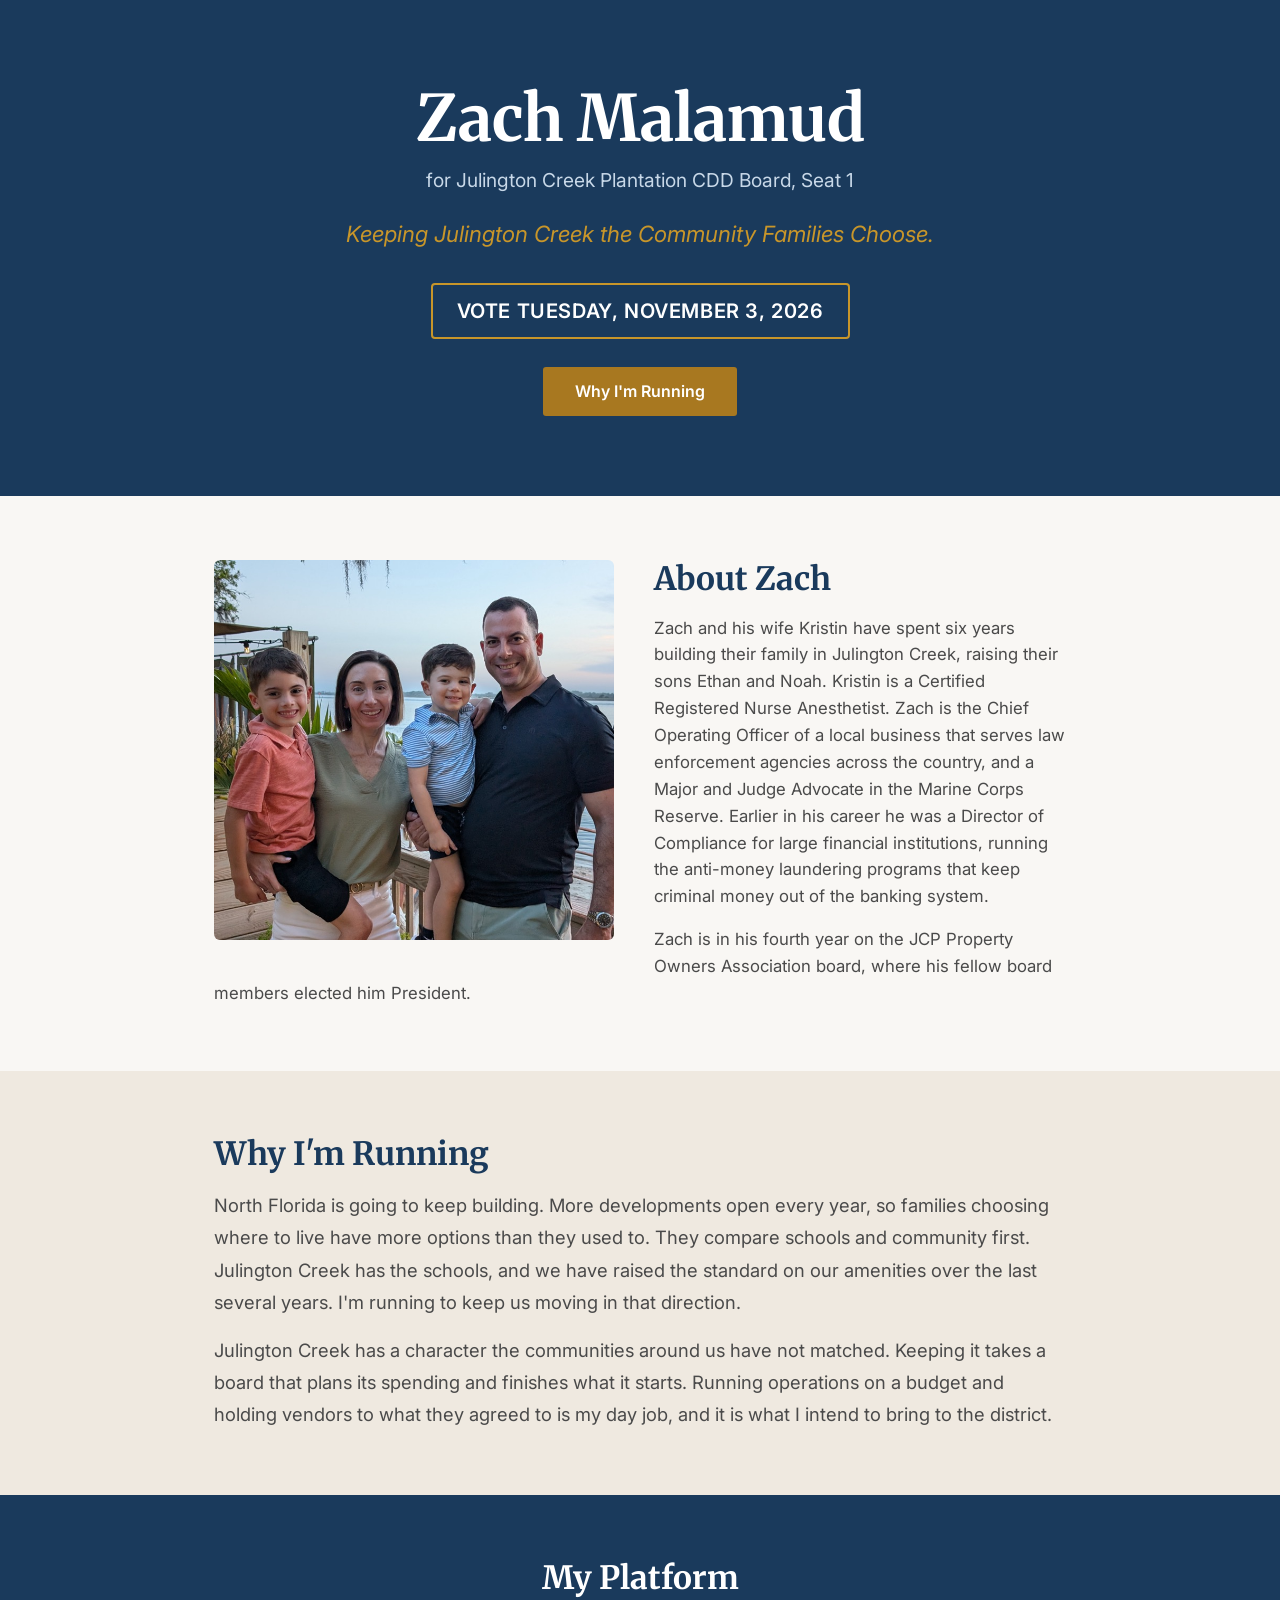
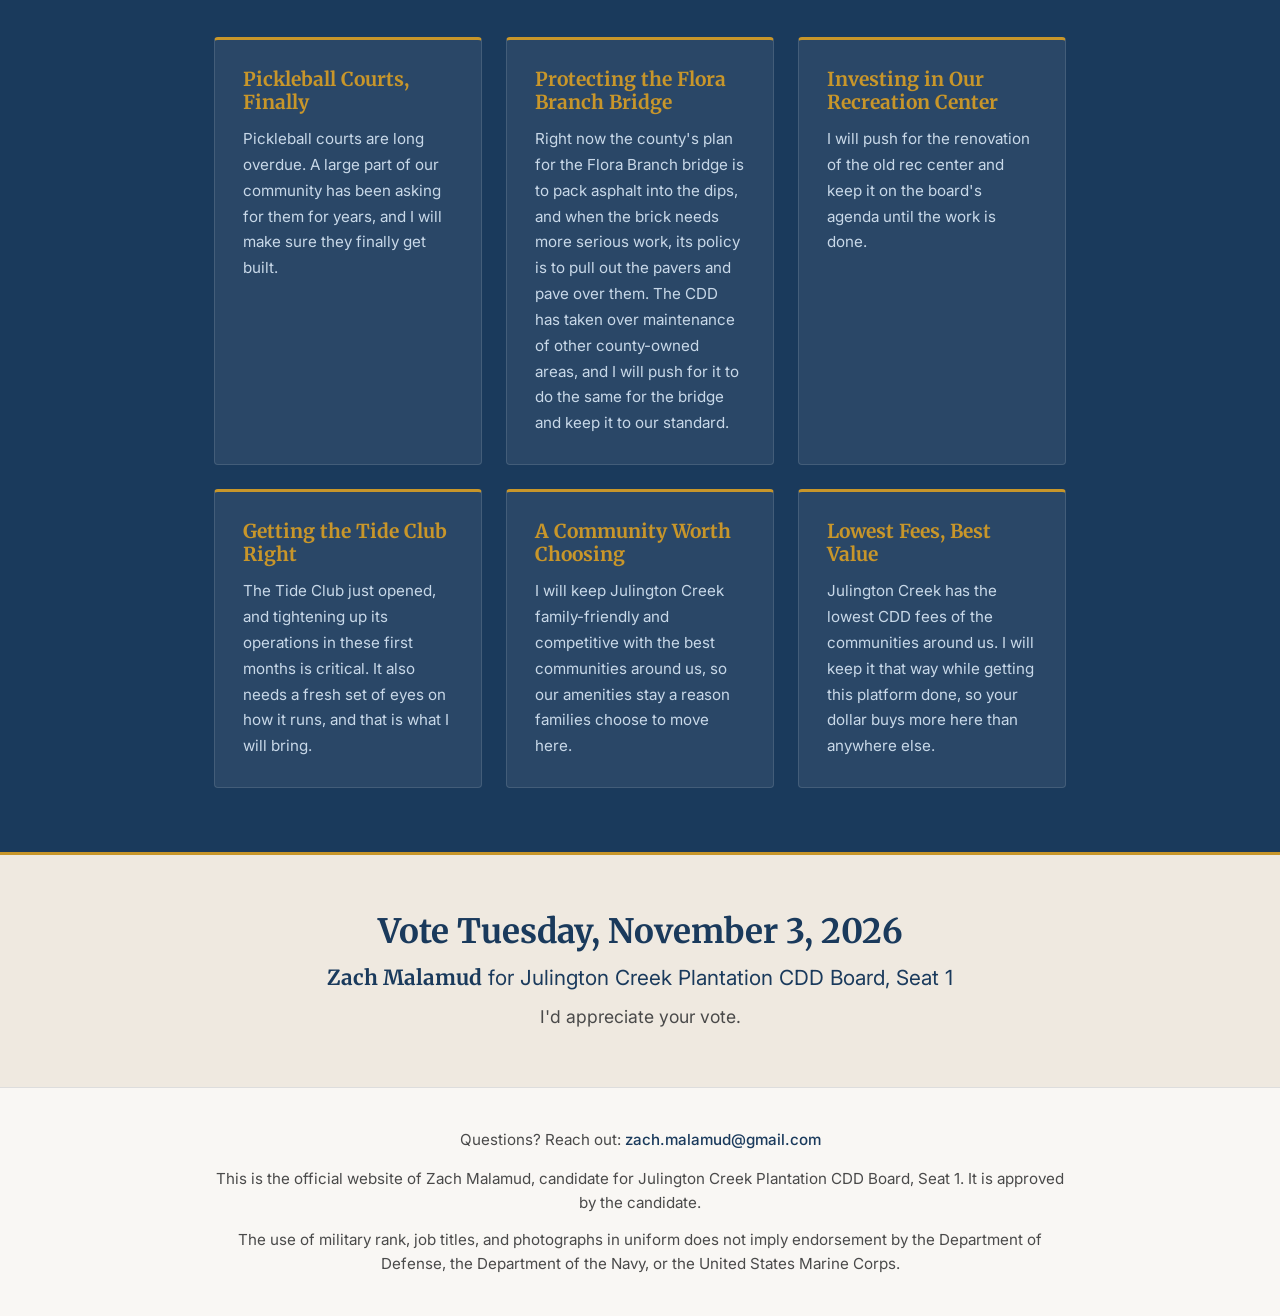
<file: index.html>
<!DOCTYPE html>
<html lang="en">
<head>
  <meta charset="UTF-8">
  <meta name="viewport" content="width=device-width, initial-scale=1.0">
  <title>Zach Malamud for JCP CDD Board, Seat 1</title>
  <meta name="description" content="Zach Malamud for Julington Creek Plantation CDD Board, Seat 1. Keeping our community the one families choose.">
  <link rel="canonical" href="https://zachforcdd.github.io/">
  <script type="application/ld+json">
  {
    "@context": "https://schema.org",
    "@type": "Person",
    "name": "Zach Malamud",
    "url": "https://zachforcdd.github.io/",
    "image": "https://zachforcdd.github.io/family.jpg",
    "description": "Candidate for Julington Creek Plantation Community Development District (CDD) Board, Seat 1, in St. Johns County, Florida. Election day is Tuesday, November 3, 2026.",
    "email": "mailto:zach.malamud@gmail.com",
    "homeLocation": {
      "@type": "Place",
      "name": "Julington Creek Plantation, St. Johns County, Florida"
    }
  }
  </script>

  <!-- Open Graph / social share -->
  <meta property="og:type" content="website">
  <meta property="og:title" content="Zach Malamud for JCP CDD Board, Seat 1">
  <meta property="og:description" content="Keeping Julington Creek the Community Families Choose.">
  <meta property="og:image" content="https://zachforcdd.github.io/og-image.png">
  <meta property="og:url" content="https://zachforcdd.github.io/">
  <meta name="twitter:card" content="summary_large_image">
  <meta name="twitter:title" content="Zach Malamud for JCP CDD Board, Seat 1">
  <meta name="twitter:description" content="Keeping Julington Creek the Community Families Choose.">
  <meta name="twitter:image" content="https://zachforcdd.github.io/og-image.png">

  <link rel="preconnect" href="https://fonts.googleapis.com">
  <link rel="preconnect" href="https://fonts.gstatic.com" crossorigin>
  <link href="https://fonts.googleapis.com/css2?family=Merriweather:ital,wght@0,400;0,700;1,400&family=Inter:wght@400;500;600&display=swap" rel="stylesheet">
  <link rel="icon" href="favicon.svg" type="image/svg+xml">
  <link rel="stylesheet" href="styles.css">
</head>
<body>

  <header class="hero">
    <div class="container">
      <h1 class="candidate-name">Zach Malamud</h1>
      <p class="office">for Julington Creek Plantation CDD Board, Seat 1</p>
      <p class="tagline">Keeping Julington Creek the Community Families Choose.</p>
      <p class="vote-cta">Vote Tuesday, November 3, 2026</p>
      <a href="#why" class="btn">Why I'm Running</a>
    </div>
  </header>

  <section class="about" id="about">
    <div class="container">
      <div class="about-inner">
        <div class="family-photo">
          <img src="family.jpg" alt="Zach Malamud with his wife Kristin and sons Ethan and Noah">
        </div>
        <div class="about-text">
          <h2>About Zach</h2>
          <p>Zach and his wife Kristin have spent six years building their family in Julington Creek, raising their sons Ethan and Noah. Kristin is a Certified Registered Nurse Anesthetist. Zach is the Chief Operating Officer of a local business that serves law enforcement agencies across the country, and a Major and Judge Advocate in the Marine Corps Reserve. Earlier in his career he was a Director of Compliance for large financial institutions, running the anti-money laundering programs that keep criminal money out of the banking system.</p>
          <p>Zach is in his fourth year on the JCP Property Owners Association board, where his fellow board members elected him President.</p>
        </div>
      </div>
    </div>
  </section>

  <section class="why" id="why">
    <div class="container">
      <h2>Why I'm Running</h2>
      <p>North Florida is going to keep building. More developments open every year, so families choosing where to live have more options than they used to. They compare schools and community first. Julington Creek has the schools, and we have raised the standard on our amenities over the last several years. I'm running to keep us moving in that direction.</p>
      <p>Julington Creek has a character the communities around us have not matched. Keeping it takes a board that plans its spending and finishes what it starts. Running operations on a budget and holding vendors to what they agreed to is my day job, and it is what I intend to bring to the district.</p>
    </div>
  </section>

  <section class="platform" id="platform">
    <div class="container">
      <h2>My Platform</h2>
      <div class="platform-cards">
        <div class="card">
          <h3>Pickleball Courts, Finally</h3>
          <p>Pickleball courts are long overdue. A large part of our community has been asking for them for years, and I will make sure they finally get built.</p>
        </div>
        <div class="card">
          <h3>Protecting the Flora Branch Bridge</h3>
          <p>Right now the county's plan for the Flora Branch bridge is to pack asphalt into the dips, and when the brick needs more serious work, its policy is to pull out the pavers and pave over them. The CDD has taken over maintenance of other county-owned areas, and I will push for it to do the same for the bridge and keep it to our standard.</p>
        </div>
        <div class="card">
          <h3>Investing in Our Recreation Center</h3>
          <p>I will push for the renovation of the old rec center and keep it on the board's agenda until the work is done.</p>
        </div>
        <div class="card">
          <h3>Getting the Tide Club Right</h3>
          <p>The Tide Club just opened, and tightening up its operations in these first months is critical. It also needs a fresh set of eyes on how it runs, and that is what I will bring.</p>
        </div>
        <div class="card">
          <h3>A Community Worth Choosing</h3>
          <p>I will keep Julington Creek family-friendly and competitive with the best communities around us, so our amenities stay a reason families choose to move here.</p>
        </div>
        <div class="card">
          <h3>Lowest Fees, Best Value</h3>
          <p>Julington Creek has the lowest CDD fees of the communities around us. I will keep it that way while getting this platform done, so your dollar buys more here than anywhere else.</p>
        </div>
      </div>
    </div>
  </section>

  <section class="closing" id="vote">
    <div class="container">
      <h2>Vote Tuesday, November 3, 2026</h2>
      <p class="ballot-line"><strong>Zach Malamud</strong> for Julington Creek Plantation CDD Board, Seat 1</p>
      <p>I'd appreciate your vote.</p>
    </div>
  </section>

  <footer class="footer" id="contact">
    <div class="container">
      <p>Questions? Reach out: <a href="mailto:zach.malamud@gmail.com">zach.malamud@gmail.com</a></p>
      <p class="official">This is the official website of Zach Malamud, candidate for Julington Creek Plantation CDD Board, Seat 1. It is approved by the candidate.</p>
      <p class="disclosure">The use of military rank, job titles, and photographs in uniform does not imply endorsement by the Department of Defense, the Department of the Navy, or the United States Marine Corps.</p>
    </div>
  </footer>

</body>
</html>
</file>
<file: styles.css>
/* ── Reset ────────────────────────────────────────────── */
*, *::before, *::after {
  box-sizing: border-box;
  margin: 0;
  padding: 0;
}

/* ── Custom properties ────────────────────────────────── */
:root {
  --navy:       #1a3a5c;
  --warm-white: #f9f7f4;
  --gold:       #c8962a;
  --gold-dark:  #a87820;
  --text-dark:  #1a1a1a;
  --text-mid:   #4a4a4a;
  --text-light: #c8d8e8;
  --sand:       #efe9e0;
}

/* ── Base ─────────────────────────────────────────────── */
html {
  scroll-behavior: smooth;
}

body {
  font-family: 'Inter', sans-serif;
  background-color: var(--warm-white);
  color: var(--text-dark);
  line-height: 1.6;
}

h1, h2, h3 {
  font-family: 'Merriweather', serif;
  line-height: 1.2;
}

/* ── Layout ───────────────────────────────────────────── */
.container {
  max-width: 900px;
  margin: 0 auto;
  padding: 0 1.5rem;
}

/* ── Hero ─────────────────────────────────────────────── */
.hero {
  background-color: var(--navy);
  color: #fff;
  padding: 5rem 0;
  text-align: center;
}

.candidate-name {
  font-size: clamp(2.5rem, 6vw, 4rem);
  font-weight: 700;
  margin-bottom: 0.5rem;
}

.office {
  font-family: 'Inter', sans-serif;
  font-size: clamp(1rem, 2.5vw, 1.2rem);
  color: var(--text-light);
  margin-bottom: 1.25rem;
}

.tagline {
  font-style: italic;
  font-size: clamp(1.1rem, 2.5vw, 1.4rem);
  color: var(--gold);
  margin-bottom: 2rem;
}

.vote-cta {
  display: block;
  width: fit-content;
  border: 2px solid var(--gold);
  color: #fff;
  font-family: 'Inter', sans-serif;
  font-weight: 600;
  font-size: clamp(1rem, 2.5vw, 1.25rem);
  letter-spacing: 0.03em;
  text-transform: uppercase;
  padding: 0.6rem 1.5rem;
  border-radius: 4px;
  margin: 0 auto 1.75rem;
}

.btn {
  display: inline-block;
  background-color: var(--gold-dark);
  color: #fff;
  text-decoration: none;
  font-family: 'Inter', sans-serif;
  font-weight: 600;
  font-size: 1rem;
  padding: 0.75rem 2rem;
  border-radius: 3px;
  transition: background-color 0.2s ease;
}

.btn:hover {
  background-color: #8c6418;
}

/* ── About ────────────────────────────────────────────── */
.about {
  padding: 4rem 0;
  background-color: var(--warm-white);
}

.about-inner {
  display: flow-root;
}

.family-photo {
  float: left;
  width: 400px;
  height: 380px;
  margin: 0 2.5rem 1.25rem 0;
  border-radius: 6px;
  overflow: hidden;
}

.family-photo img {
  width: 100%;
  height: 100%;
  object-fit: cover;
  object-position: 41% top;
  transform: scale(1.25);
  transform-origin: center 35%;
}

.about-text h2 {
  font-size: 2rem;
  color: var(--navy);
  margin-bottom: 1rem;
}

.about-text p {
  color: var(--text-mid);
  font-size: 1.05rem;
}

.about-text p + p {
  margin-top: 1rem;
}

/* ── Why I'm Running ──────────────────────────────────── */
.why {
  padding: 4rem 0;
  background-color: var(--sand);
}

.why h2 {
  font-size: 2rem;
  color: var(--navy);
  margin-bottom: 1rem;
}

.why p {
  color: var(--text-mid);
  font-size: 1.15rem;
  line-height: 1.75;
}

.why p + p {
  margin-top: 1rem;
}

/* ── Platform ─────────────────────────────────────────────── */
.platform {
  background-color: var(--navy);
  color: #fff;
  padding: 4rem 0;
}

.platform h2 {
  font-size: 2rem;
  text-align: center;
  margin-bottom: 2.5rem;
}

.platform-cards {
  display: grid;
  grid-template-columns: repeat(3, 1fr);
  gap: 1.5rem;
}

.card {
  background-color: rgba(255, 255, 255, 0.07);
  border: 1px solid rgba(255, 255, 255, 0.12);
  border-top: 3px solid var(--gold);
  border-radius: 4px;
  padding: 1.75rem;
}

.card h3 {
  font-size: 1.2rem;
  color: var(--gold);
  margin-bottom: 0.75rem;
}

.card p {
  color: var(--text-light);
  font-size: 0.95rem;
  line-height: 1.7;
}

/* ── Closing ask ──────────────────────────────────────── */
.closing {
  padding: 3.5rem 0;
  background-color: var(--sand);
  border-top: 3px solid var(--gold);
  text-align: center;
}

.closing h2 {
  font-size: clamp(1.5rem, 4vw, 2.1rem);
  color: var(--navy);
  margin-bottom: 0.6rem;
}

.closing p {
  color: var(--text-mid);
  font-size: 1.1rem;
}

.closing .ballot-line {
  color: var(--navy);
  font-size: 1.3rem;
  margin-bottom: 0.5rem;
}

.closing .ballot-line strong {
  font-family: 'Merriweather', serif;
  font-weight: 700;
}

/* ── Footer ───────────────────────────────────────────── */
.footer {
  padding: 2.5rem 0;
  text-align: center;
  border-top: 1px solid #ddd;
}

.footer p {
  color: var(--text-mid);
  font-size: 0.95rem;
}

.footer a {
  color: var(--navy);
  font-weight: 500;
  text-decoration: none;
}

.footer a:hover {
  color: var(--gold);
  text-decoration: underline;
}

.official {
  margin-top: 0.9rem;
}

.disclosure {
  margin-top: 0.75rem;
  font-size: 0.8rem;
  color: #999;
}

/* ── Tablet (≤ 860px) ─────────────────────────────────── */
@media (max-width: 860px) {
  .platform-cards {
    grid-template-columns: repeat(2, 1fr);
  }
}

/* ── Mobile (≤ 640px) ─────────────────────────────────── */
@media (max-width: 640px) {
  .hero {
    padding: 3.5rem 0;
  }

  .about-inner {
    text-align: center;
  }

  .family-photo {
    float: none;
    width: 100%;
    margin: 0 0 1.5rem 0;
  }

  .platform-cards {
    grid-template-columns: 1fr;
  }
}
</file>
